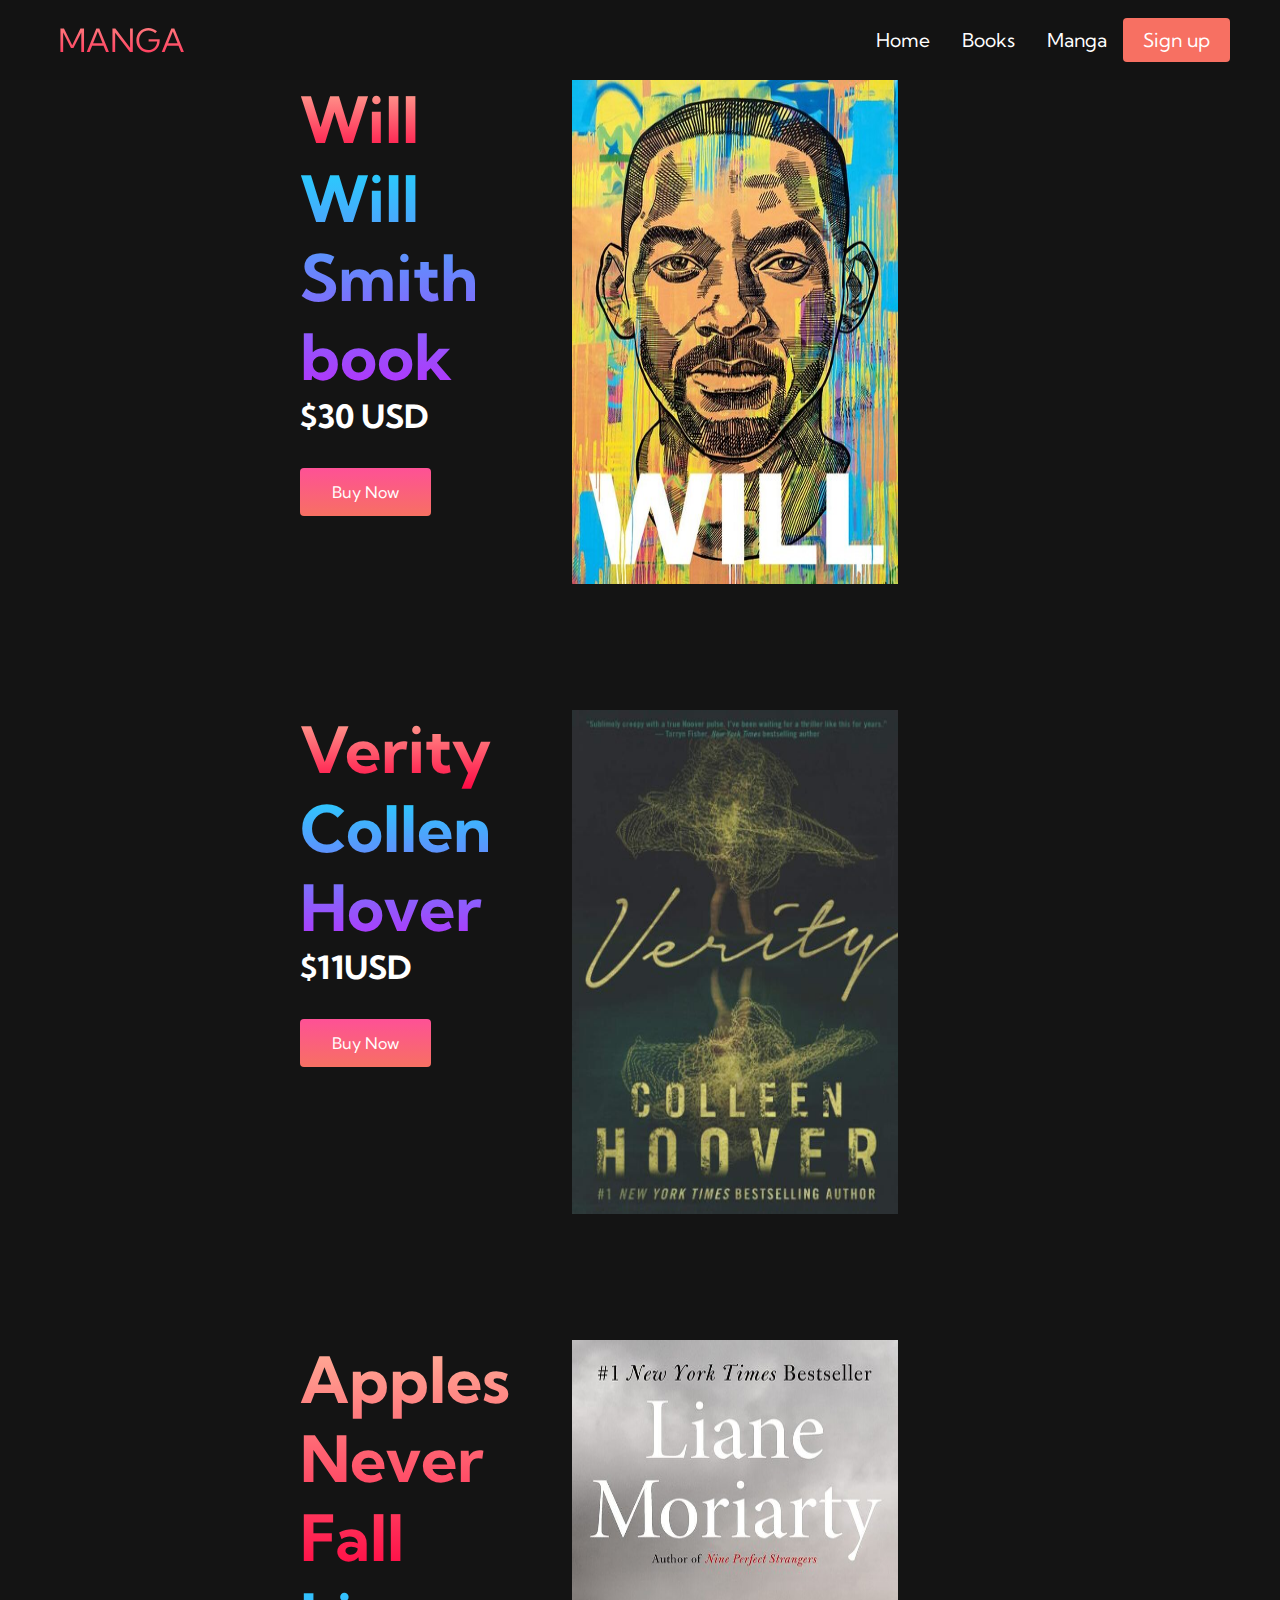
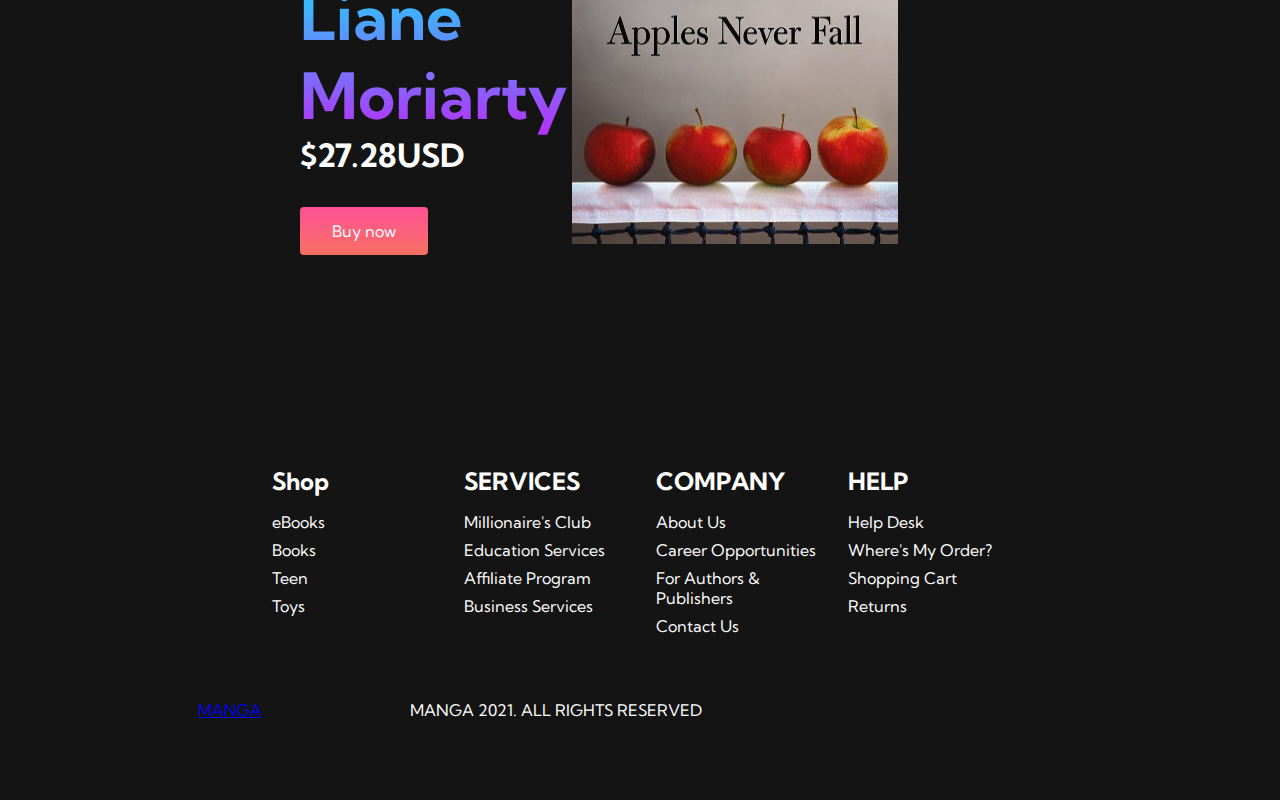
<file: books.html>
<!DOCTYPE html>
<html lang="en">
<head>
	<meta charset="UTF-8">
	<meta http-equiv="X-UA-Compatible" content="IE=edge">
	<meta name="viewport" content="width=device-width, initial-scale=1.0">
	<title>BooksLife</title>
	<link rel="stylesheet" href="book.css" />
	<link 
	rel="stylesheet" href="https://use.fontawesome.com/releases/v5.15.4/css/all.css" integrity="sha384-DyZ88mC6Up2uqS4h/KRgHuoeGwBcD4Ng9SiP4dIRy0EXTlnuz47vAwmeGwVChigm" crossorigin="anonymous"
	/>
	<link rel="preconnect" href="https://fonts.googleapis.com">
<link rel="preconnect" href="https://fonts.gstatic.com" crossorigin>
<link href="https://fonts.googleapis.com/css2?family=Kumbh+Sans:wght@400;700&display=swap" rel="stylesheet"
/>




</head>
<body class="books">
	<nav class="navbar">
<div class="navbar__container">
<a href="/" id="navbar__logo"><i class="fas fa-gem"></i>  MANGA</a>
<div class="NAVBAR__TOGGLE" id="MOBILE-MENU">
	<SPAN class="BAR"></SPAN>
	<SPAN class="BAR"></SPAN>
	<SPAN class="BAR"></SPAN>
</div>
<ul class="navbar__menu">
	<li class="navbar_item">
		<a href="/index.html" class="navbar__links">Home</a>
	</li>
	<li class="navbar_item">
		<a href="/BOOKS.HTML" class="navbar__links">Books</a>
	</li>
	<li class="navbar_item">
		<a href="/Manga.html" class="navbar__links">Manga</a>
		</li>
		<li class="navbar_btn">
			<a href="/login.html" class="button">Sign up</a>
			
</ul>
</div>

	</nav>
	<!-- hero section-->

	<div class="main">
		<div class="main__container">
			<div class="main__content">
				<h1>
					Will
                 
				</h1>
				<h2>Will Smith book</h2>
				<P>$30 USD</P>
				<button class="main__btn"><a href="/cart.html">Buy Now</a>
				</button>
			</div>
			<div class="main__img-container">
				<img src="image/book1.jpg" alt="pic" id="main__img">
		
			</div>
			
	


		</div>

	</div>
    <!-- hero section-->

	<div class="main">
		<div class="main__container">
			<div class="main__content">
				<h1>
					Verity
				</h1>
				<h2>Collen Hover</h2>
				<P>$11USD</P>
				<button class="main__btn"><a href="/cart.html">Buy Now</a>
				</button>
			</div>
			<div class="main__img-container">
				<img src="image/book2.jpg" alt="pic" id="main__img">
		
			</div>
	


		</div>

	</div>
    <!-- hero section-->

	<div class="main">
		<div class="main__container">
			<div class="main__content">
				<h1>
					Apples Never Fall
				</h1>
				<h2>Liane Moriarty</h2>
				<P>$27.28USD</P>
				<button class="main__btn"><a href="/cart.html">Buy now</a>
				</button>
			</div>
			<div class="main__img-container">
				<img src="image/book3.jpg" alt="pic" id="main__img">
		
			</div>
	


		</div>

	</div>
	

	<!--fotter section -->
	<div class="footer__container">
		<div class="footer__links">
			<div class="footer__link--wrapper">
				<div class="footer__link--items">
					<h2>Shop </h2>
					<a href="/">eBooks</a>
					<a href="/">Books</a>
					<a href="/">Teen</a>
					<a href="/">Toys</a>
				</div>
				<div class="footer__link--items">
					<h2>SERVICES </h2>
					<a href="/">Millionaire's Club</a>
					<a href="/">Education Services</a>
					<a href="/">Affiliate Program</a>
					<a href="/">Business Services</a>
				</div>
			</div>
			<div class="footer__link--wrapper">
				<div class="footer__link--items">
					<h2>COMPANY </h2>
					<a href="/">About Us</a>
					<a href="/">Career Opportunities</a>
					<a href="/">For Authors & Publishers</a>
					<a href="/">Contact Us</a>
				</div>
				<div class="footer__link--items">
					<h2>HELP </h2>
					<a href="/">Help Desk</a>
					<a href="/">Where's My Order?</a>
					<a href="/">Shopping Cart</a>
					<a href="/">Returns</a>
				</div>
			</div>
		</div>
		<div class="social__media">
			<div class="social__media--wrap">
				<div class="footer__logo">
					<a href="/" id="fotter__logo"><i class="fas fa-gem"></i>MANGA</a>
				</div>
				<div class="website__righ">
					<p> MANGA 2021. ALL RIGHTS RESERVED</p>
				</div>
				<div class="social__icons">
					<a href="/" class="social__icon--link">
						<i class="fab fa-facebook"></i>
					</a>
					<a href="/" class="social__icon--link">
						<i class="fab fa-instagram"></i>
					</a>
					<a href="/" class="social__icon--link">
						<i class="fab fa-whatsapp"></i>
					</a>
				</div>
			</div>
		</div>
	</div>



	<script src="app.js"></script>
</body>
</html>
</file>
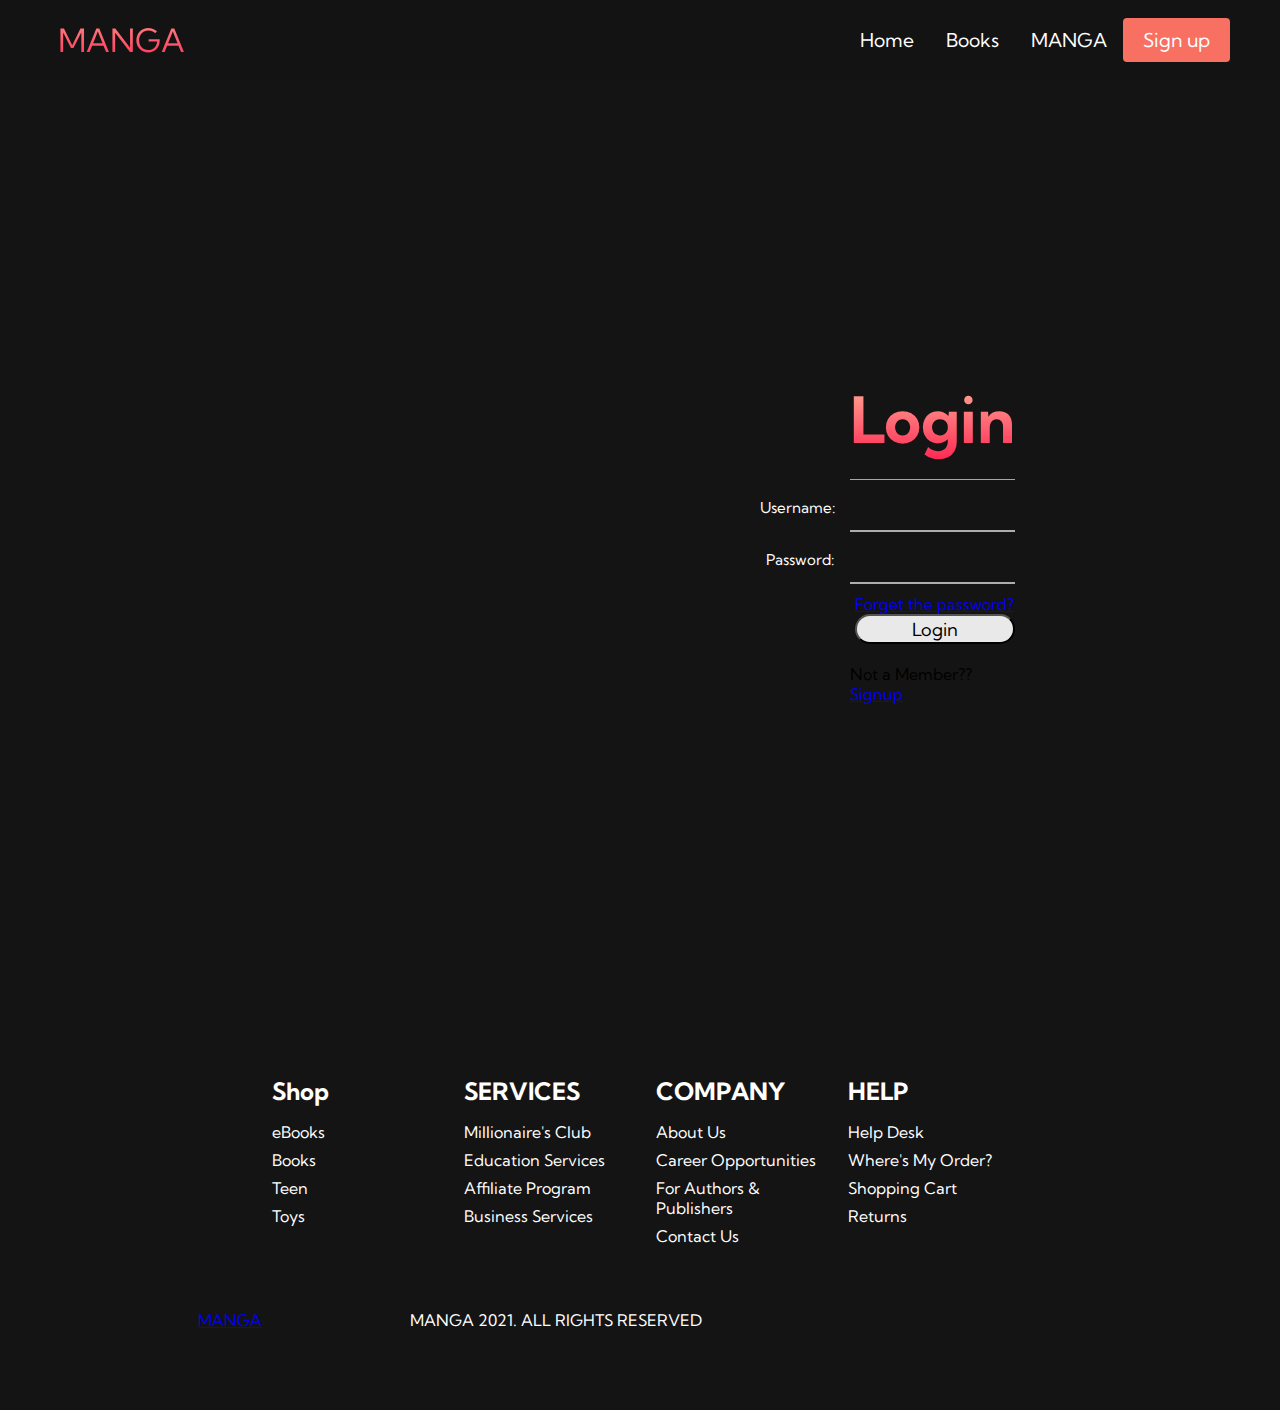
<file: login.html>
<!DOCTYPE html>
<html lang="en">
<head>
	<meta charset="UTF-8">
	<meta http-equiv="X-UA-Compatible" content="IE=edge">
	<meta name="viewport" content="width=device-width, initial-scale=1.0">
	<title>BooksLife</title>
	<link rel="stylesheet" href="login.css" />
	<link 
	rel="stylesheet" href="https://use.fontawesome.com/releases/v5.15.4/css/all.css" integrity="sha384-DyZ88mC6Up2uqS4h/KRgHuoeGwBcD4Ng9SiP4dIRy0EXTlnuz47vAwmeGwVChigm" crossorigin="anonymous"
	/>
	<link rel="preconnect" href="https://fonts.googleapis.com">
<link rel="preconnect" href="https://fonts.gstatic.com" crossorigin>
<link href="https://fonts.googleapis.com/css2?family=Kumbh+Sans:wght@400;700&display=swap" rel="stylesheet"
/>



</head>
<body >
	<nav class="navbar">
<div class="navbar__container">
<a href="/" id="navbar__logo"><i class="fas fa-gem"></i>  MANGA</a>
<div class="NAVBAR__TOGGLE" id="MOBILE-MENU">
	<SPAN class="BAR"></SPAN>
	<SPAN class="BAR"></SPAN>
	<SPAN class="BAR"></SPAN>
</div>
<ul class="navbar__menu">
	<li class="navbar_item">
		<a href="/index.html" class="navbar__links">Home</a>
	</li>
	<li class="navbar_item">
		<a href="/books.html" class="navbar__links">Books</a>
	</li>
	<li class="navbar_item">
		<a href="/Manga.html" class="navbar__links">MANGA</a>
		</li>
		<li class="navbar_btn">
			<a href="/login.css" class="button">Sign up</a>
</ul>
</div>

	</nav>
	<!-- hero section-->

	<div class="main">
		<div class="main__container">
			<div class="main__content">
                <h1> Login</h1>
                <form action="">
                    <div class="text_field">
                        <input type="text" required>
                        <span></span>
                        <label> Username: </label>
                    </div>
                    <div class="text_field">
                        <input type="password" required>
                        <span></span>
                        <label> Password: </label>
                    </div>
                    <div class="pass"> <a href="#">Forget the password?</a>
                    <input type="submit" value="Login">
					</div>
					
				   
                    
                    <div class="sign_link">
                        Not a Member?? <a href="#">Signup</a>
                        
                    </div>





                </form> 


                





            </div>
            
	


		</div>

	</div>
    

	

	<!--fotter section -->
	<div class="footer__container">
		<div class="footer__links">
			<div class="footer__link--wrapper">
				<div class="footer__link--items">
					<h2>Shop </h2>
					<a href="/">eBooks</a>
					<a href="/">Books</a>
					<a href="/">Teen</a>
					<a href="/">Toys</a>
				</div>
				<div class="footer__link--items">
					<h2>SERVICES </h2>
					<a href="/">Millionaire's Club</a>
					<a href="/">Education Services</a>
					<a href="/">Affiliate Program</a>
					<a href="/">Business Services</a>
				</div>
			</div>
			<div class="footer__link--wrapper">
				<div class="footer__link--items">
					<h2>COMPANY </h2>
					<a href="/">About Us</a>
					<a href="/">Career Opportunities</a>
					<a href="/">For Authors & Publishers</a>
					<a href="/">Contact Us</a>
				</div>
				<div class="footer__link--items">
					<h2>HELP </h2>
					<a href="/">Help Desk</a>
					<a href="/">Where's My Order?</a>
					<a href="/">Shopping Cart</a>
					<a href="/">Returns</a>
				</div>
			</div>
		</div>
		<div class="social__media">
			<div class="social__media--wrap">
				<div class="footer__logo">
					<a href="/" id="fotter__logo"><i class="fas fa-gem"></i>MANGA</a>
				</div>
				<div class="website__righ">
					<p> MANGA 2021. ALL RIGHTS RESERVED</p>
				</div>
				<div class="social__icons">
					<a href="/" class="social__icon--link">
						<i class="fab fa-facebook"></i>
					</a>
					<a href="/" class="social__icon--link">
						<i class="fab fa-instagram"></i>
					</a>
					<a href="/" class="social__icon--link">
						<i class="fab fa-whatsapp"></i>
					</a>
				</div>
			</div>
		</div>
	</div>



	<script src="app.js"></script>
</body>
</html>
</file>
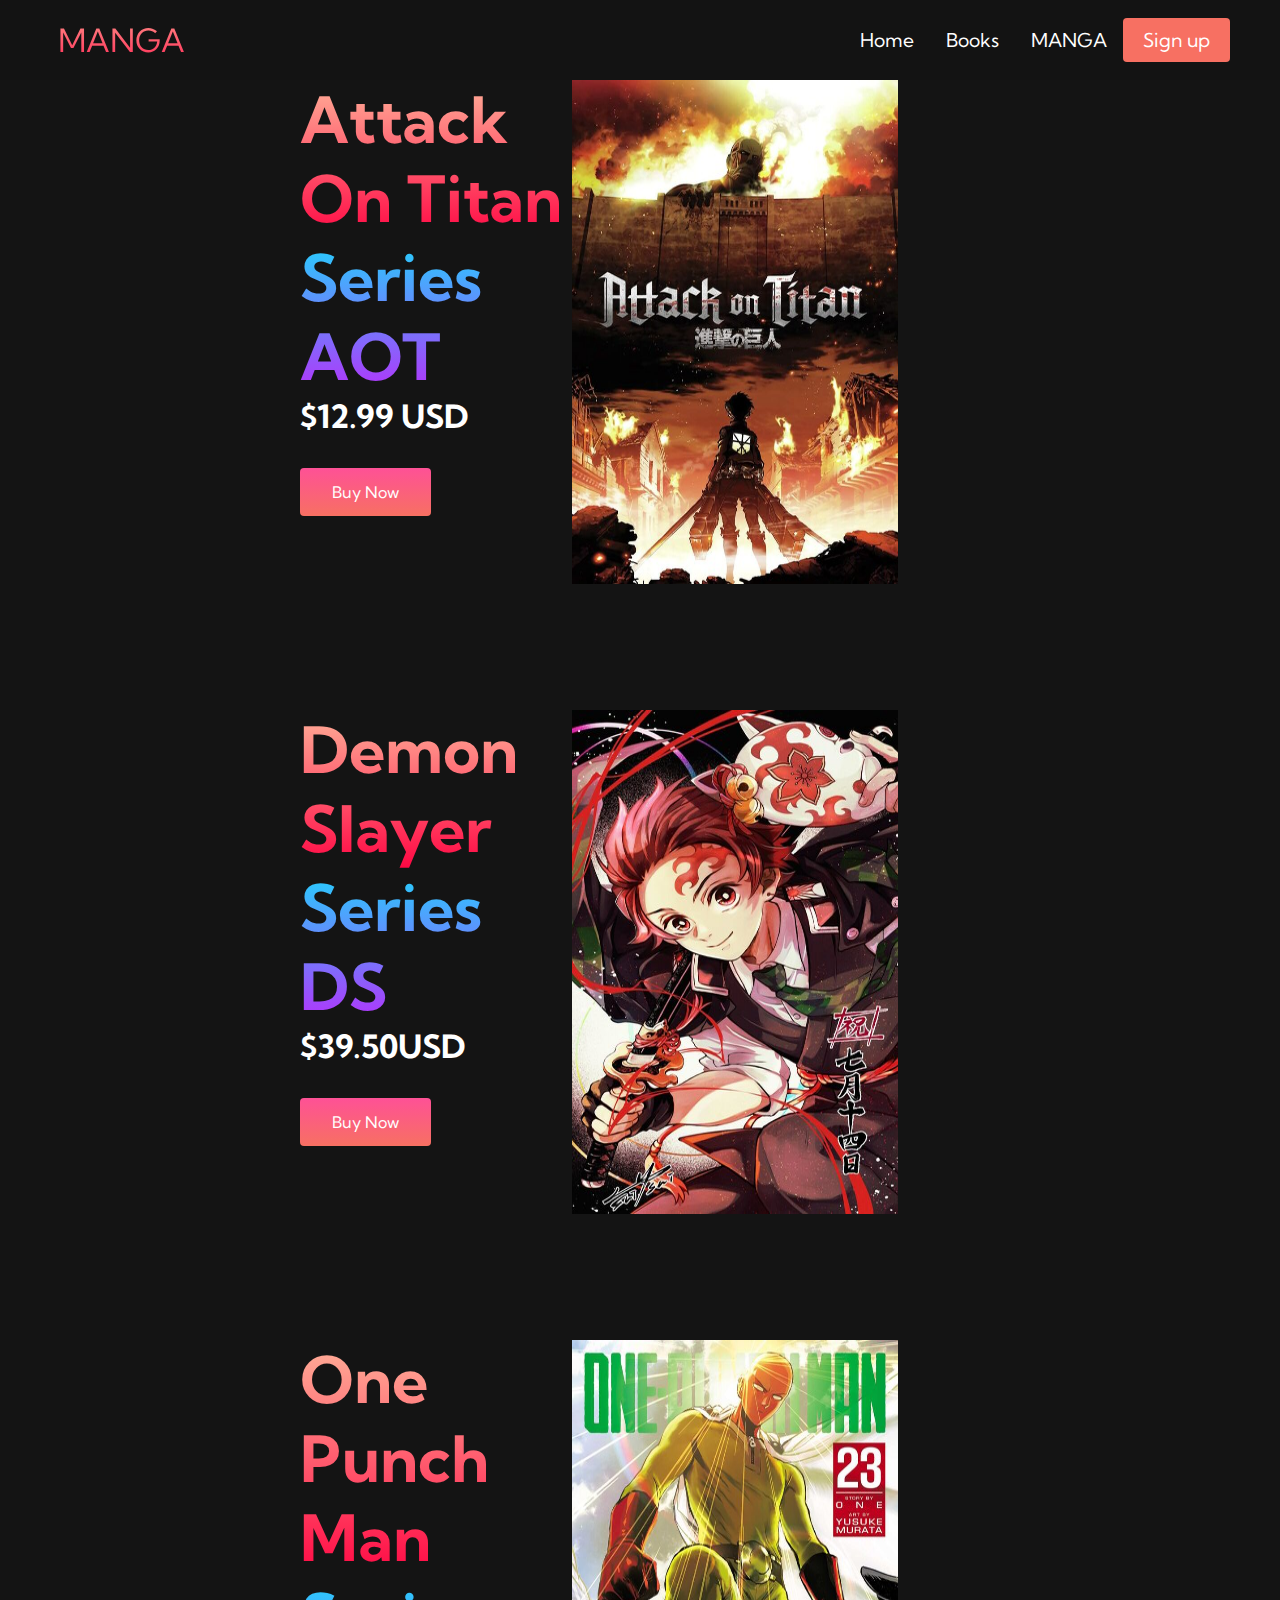
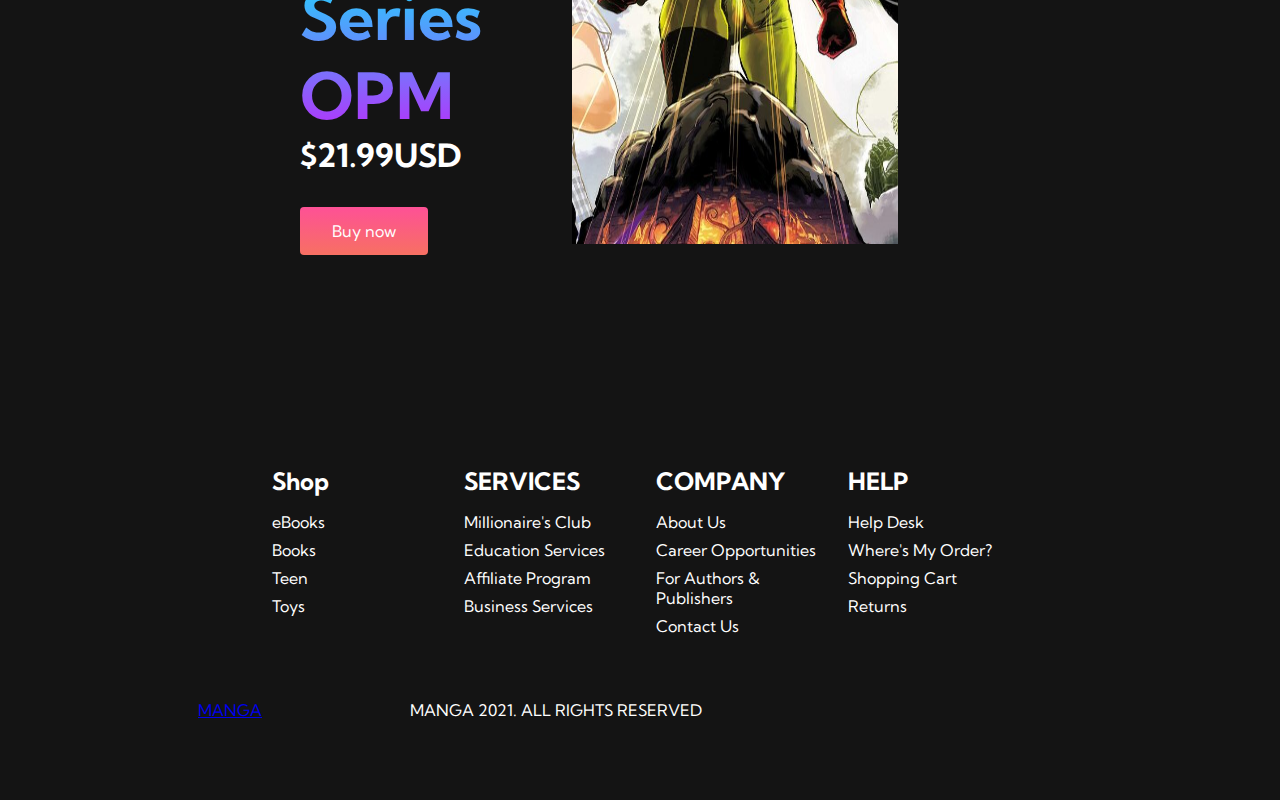
<file: Manga.html>
<!DOCTYPE html>
<html lang="en">
<head>
	<meta charset="UTF-8">
	<meta http-equiv="X-UA-Compatible" content="IE=edge">
	<meta name="viewport" content="width=device-width, initial-scale=1.0">
	<title>BooksLife</title>
	<link rel="stylesheet" href="book.css" />
	<link 
	rel="stylesheet" href="https://use.fontawesome.com/releases/v5.15.4/css/all.css" integrity="sha384-DyZ88mC6Up2uqS4h/KRgHuoeGwBcD4Ng9SiP4dIRy0EXTlnuz47vAwmeGwVChigm" crossorigin="anonymous"
	/>
	<link rel="preconnect" href="https://fonts.googleapis.com">
<link rel="preconnect" href="https://fonts.gstatic.com" crossorigin>
<link href="https://fonts.googleapis.com/css2?family=Kumbh+Sans:wght@400;700&display=swap" rel="stylesheet"
/>



</head>
<body >
	<nav class="navbar">
<div class="navbar__container">
<a href="/" id="navbar__logo"><i class="fas fa-gem"></i>  MANGA</a>
<div class="NAVBAR__TOGGLE" id="MOBILE-MENU">
	<SPAN class="BAR"></SPAN>
	<SPAN class="BAR"></SPAN>
	<SPAN class="BAR"></SPAN>
</div>
<ul class="navbar__menu">
	<li class="navbar_item">
		<a href="/index.html" class="navbar__links">Home</a>
	</li>
	<li class="navbar_item">
		<a href="/books.html" class="navbar__links">Books</a>
	</li>
	<li class="navbar_item">
		<a href="/Manga.html" class="navbar__links">MANGA</a>
		</li>
		<li class="navbar_btn">
			<a href="/login.html" class="button">Sign up</a>
</ul>
</div>

	</nav>
	<!-- hero section-->

	<div class="main">
		<div class="main__container">
			<div class="main__content">
				<h1>
					Attack On Titan
                 
				</h1>
				<h2>Series AOT</h2>
				<P>$12.99 USD</P>
				<button class="main__btn"><a href="/">Buy Now</a>
				</button>
			</div>
			<div class="main__img-container">
				<img src="image/manga2.jpg" alt="pic" id="main__img">
		
			</div>
	


		</div>

	</div>
    <!-- hero section-->

	<div class="main">
		<div class="main__container">
			<div class="main__content">
				<h1>
					Demon Slayer
				</h1>
				<h2>Series DS</h2>
				<P>$39.50USD</P>
				<button class="main__btn"><a href="/">Buy Now</a>
				</button>
			</div>
			<div class="main__img-container">
				<img src="image/manga3.jpg" alt="pic" id="main__img">
		
			</div>
	


		</div>

	</div>
    <!-- hero section-->

	<div class="main">
		<div class="main__container">
			<div class="main__content">
				<h1>
					One Punch Man
				</h1>
				<h2>Series OPM</h2>
				<P>$21.99USD</P>
				<button class="main__btn"><a href="/">Buy now</a>
				</button>
			</div>
			<div class="main__img-container">
				<img src="image/manga4.jpg" alt="pic" id="main__img">
		
			</div>
	


		</div>

	</div>
	

	<!--fotter section -->
	<div class="footer__container">
		<div class="footer__links">
			<div class="footer__link--wrapper">
				<div class="footer__link--items">
					<h2>Shop </h2>
					<a href="/">eBooks</a>
					<a href="/">Books</a>
					<a href="/">Teen</a>
					<a href="/">Toys</a>
				</div>
				<div class="footer__link--items">
					<h2>SERVICES </h2>
					<a href="/">Millionaire's Club</a>
					<a href="/">Education Services</a>
					<a href="/">Affiliate Program</a>
					<a href="/">Business Services</a>
				</div>
			</div>
			<div class="footer__link--wrapper">
				<div class="footer__link--items">
					<h2>COMPANY </h2>
					<a href="/">About Us</a>
					<a href="/">Career Opportunities</a>
					<a href="/">For Authors & Publishers</a>
					<a href="/">Contact Us</a>
				</div>
				<div class="footer__link--items">
					<h2>HELP </h2>
					<a href="/">Help Desk</a>
					<a href="/">Where's My Order?</a>
					<a href="/">Shopping Cart</a>
					<a href="/">Returns</a>
				</div>
			</div>
		</div>
		<div class="social__media">
			<div class="social__media--wrap">
				<div class="footer__logo">
					<a href="/" id="fotter__logo"><i class="fas fa-gem"></i>MANGA</a>
				</div>
				<div class="website__righ">
					<p> MANGA 2021. ALL RIGHTS RESERVED</p>
				</div>
				<div class="social__icons">
					<a href="/" class="social__icon--link">
						<i class="fab fa-facebook"></i>
					</a>
					<a href="/" class="social__icon--link">
						<i class="fab fa-instagram"></i>
					</a>
					<a href="/" class="social__icon--link">
						<i class="fab fa-whatsapp"></i>
					</a>
				</div>
			</div>
		</div>
	</div>



	<script src="app.js"></script>
</body>
</html>
</file>
<file: book.css>
*{
	box-sizing:border-box;
	margin: 0;
	padding: 0;
	font-family: 'Kumbh Sans', sans-serif;
}
.navbar{
	background: #131313;
	height: 80px;
	display: flex;
	justify-content: center;
	align-items: center;
	font-size: 1.2rem;
	position: sticky;
	top:0;
	z-index: 999;
}

.navbar__container	{
	display: flex;
	justify-content: space-between;
	height: 80px;
	z-index: 1;
	width: 100%;
	max-width: 1300px;
	margin: 0 auto;
	padding: 0 50px;
}

#navbar__logo{
	background-color: #ff8177;
	background-image: linear-gradient(to top, #ff0844 0% ,#ffb199 100%);
	background-size: 100%;
	-webkit-background-clip: text	;
	-moz-background-clip: text;
  -webkit-text-fill-color: transparent;
  -moz-text-fill-color: transparent;
  display: flex;
  align-items: center;
  cursor: pointer;
  text-decoration: none;
  font-size: 2rem;
	
}
.fa-gem{

margin-right: 0.5rem;
}

.navbar__menu{
	display: flex;
	align-items: center;
	list-style: none;
	text-align: center;

}
.navbar__item{
	height: 80px;
}
.navbar__links{
	color: #fff;
	display: flex;
	align-items: center;
	justify-content: center;
	text-decoration: none;
	padding: 0	 1rem;
	height: 100%;
}
.navbar__btn{
	display: flex;
	justify-content: center;
	align-items: center;
	padding: 0 1rem ;
	width: 100%;


}

.button {
display: flex;
justify-content: center;
align-items: center;
text-decoration:none ;
padding: 10px 20px;
height: 100%;
width: 100%;
border: none;
outline: none;
border-radius: 4px;
background:#f77062;
color: #fff;
}

.button:hover{
	background: #4837ff;
	transition: all 0.3s ease;
}

.navbar__links:hover{
	color: #f77062;
	transition: all 0,3s ease;

}


/* hero section */
.main{
	background-color: #141414;
}
.main__container {
	display: grid ;
grid-template-columns: 1fr 1.5fr;
align-items: left ;
justify-self: center;
margin: 0 auto;
height: 70vh;
background-color: #141414;
z-index: 1;
width: 100%;
padding: 0 300px;

}
.main__container h1 {
	font-size: 4rem;
	background-color: #ff8177;
	background-image: linear-gradient(to top, #ff0844 0%,#ffb199 100%);
	 background-size: 100%;
	 -webkit-background-clip: text;
	 -moz-background-clip: text;
	 -webkit-text-fill-color: transparent;
	 -moz-text-fill-color:transparent;
}
.main__content h2{

	font-size: 4rem;
	background-color: #ff8177;
	background-image: linear-gradient(to top, #b72ffb 0%,#21d4fd 100%);
	 background-size: 100%;
	 -webkit-background-clip: text;
	 -moz-background-clip: text;
	 -webkit-text-fill-color: transparent;
	 -moz-text-fill-color:transparent;

}
.main__content p{
	
	
	font-size: 2rem;
	font-weight: 700;
	color: #fff;
	
}
.main__btn{
	font-size: 1rem;
	background-image: linear-gradient(to top, #f77062 0%,#fe5196 100%);
	padding: 14px 32px;
	border: none;
	border-radius: 4px;
	color: #fff;
	margin-top: 2rem;
	cursor: pointer;
	position: relative;
	transition: all 0.35s;
	outline: none;
}
/* la get started */
.main__btn a{
	position: relative;
	z-index: 2;
	color: #fff;
	text-decoration: none;

}
.main__btn:after{
	position: absolute;
	content: '';
	top: 0;
	left: 0;
	width: 0;
	height: 100%;
	background:#4837ff;
	transition: all 0.35s;
	border-radius: 4px;

}
.main_btn:hover{

	color: #fff;

}
.main__btn:hover:after{
	width: 100%;

}
.main__img--container{
	text-align: center;

}
 
#main__img{
	height: 80%;
	width: 80%;

}
@media screen and (max-width:700px){
	.main__content{
		display: grid;
		grid-template-columns: auto;
		align-items: center;
		justify-self: center;
		width: 100%;
		margin: auto;
		height: 5vh;

	}
	.main__content{
		text-align: left;
		margin-bottom: 10rem;

	}
	.main__content h1{
		font-size: 2.5rem;
		margin-top: 4rem;
		

	}
	.main__content h2{
		font-size: 3rem;

	}
	.main__content p{
		margin-top: 1rem;
		font-size: 1.5rem;

	}
	.main__img--container{
		height: 10%;
		display: grid;
		flex-direction: column;
	}


	
}
@media screen and (max-width:480px){
	.main__container{
		display: grid;
		grid-template-columns: auto;
		align-items: center;
		justify-self: center;
		width: 100%;
		margin: 0 auto;
		height: 90vh;

	}
	.main__container{
		text-align: center;
		margin-bottom: 4rem;

	}
	.main__content h1{
		font-size: 2rem;
		margin-top: 3rem;
		

	}
	.main__content h2{
		font-size: 2rem;

	}
	.main__content p{
		margin-top: 2rem;
		font-size: 1.5rem;

	}
	.main__btn{
		padding: 12px 36px;
		margin: 2.5rem 0 ;

	}
	
}


/*footer*/
.footer__container{
	background-color: #141414;
	padding: 5rem 0;
	display: flex;
	flex-direction: column;
	justify-content: center;
	align-items: center;
}
#footer__logo{
	color: #fff;
	display: flex;
	align-items: center;
	cursor: pointer;
	text-decoration: none;
	font-size: 2rem;

}
.footer__links{
	width: 100%;
	max-width: 1000px;
	display: flex;
	justify-content: center;

}
.footer__link--wrapper{
	display: flex;

}
.footer__link--items{
	display: flex;
	flex-direction: column;
	align-items: flex-start;
	margin: 16px;
	text-align: left;
	width: 160px;
	box-sizing: border-box;

}
.footer__link--items h2{
	margin-bottom: 16px;

}
.footer__link--items > h2{
	color: #fff;

}
.footer__link--items a{
	color: #fff;
	text-decoration: none;
	margin-bottom: 0.5rem;

}
.footer__link--items a:hover{
	color: #e9e9e9;
	transition: 0.3 ease-out;

}
.social_icon--link{
	color: #fff;
	font-size: 24px;

}
.social__media{
	max-width: 1000px;
	width: 100%;

}
.social__media--wrap{
	display: flex;
	justify-content: space-between;
	align-items: center;
	width: 90%;
	max-width: 1000px;
	margin: 40px auto 0 auto;

}
.social__icons{
	display:flex;
	justify-content: space-between;
	align-items: center;
	width: 240px;

}

.social__logo{
	color: #fff;
	justify-self: flex-start;
	margin-left: 20px;
	cursor: pointer;
	text-decoration: none;
	font-size: 2rem;
	display: flex;
	align-items: center;
	margin-bottom: 16px;
}
@media screen and (max-width:700px){
	.footer__links{
		padding-top: 10rem;

	}
	#footer__logo{
		margin-bottom: 4rem;
	}
	.website__righ{
		margin-bottom: 4rem;
	}
	.footer__link--wrapper{
		flex-direction: column;
	}
	.social__media--wrap{
		flex-direction: column;

	}
}
@media screen and (max-width:480px){
	.footer__link--items{
		margin:0;
		padding: 10px;
		width: 100%;
	}
}



.website__righ{
	color: white;
}
</file>
<file: login.css>
*{
	box-sizing:border-box;
	margin: 0;
	padding: 0;
	font-family: 'Kumbh Sans', sans-serif;
    
}
.navbar{
	background: #131313;
	height: 80px;
	display: flex;
	justify-content: center;
	align-items: center;
	font-size: 1.2rem;
	position: sticky;
	top:0;
	z-index: 999;
}

.navbar__container	{
	display: flex;
	justify-content: space-between;
	height: 80px;
	z-index: 1;
	width: 100%;
	max-width: 1300px;
	margin: 0 auto;
	padding: 0 50px;
}

#navbar__logo{
	background-color: #ff8177;
	background-image: linear-gradient(to top, #ff0844 0% ,#ffb199 100%);
	background-size: 100%;
	-webkit-background-clip: text	;
	-moz-background-clip: text;
  -webkit-text-fill-color: transparent;
  -moz-text-fill-color: transparent;
  display: flex;
  align-items: center;
  cursor: pointer;
  text-decoration: none;
  font-size: 2rem;
	
}
.fa-gem{

margin-right: 0.5rem;
}

.navbar__menu{
	display: flex;
	align-items: center;
	list-style: none;
	text-align: center;

}
.navbar__item{
	height: 80px;
}
.navbar__links{
	color: #fff;
	display: flex;
	align-items: center;
	justify-content: center;
	text-decoration: none;
	padding: 0	 1rem;
	height: 100%;
}
.navbar__btn{
	display: flex;
	justify-content: center;
	align-items: center;
	padding: 0 1rem ;
	width: 100%;


}

.button {
display: flex;
justify-content: center;
align-items: center;
text-decoration:none ;
padding: 10px 20px;
height: 100%;
width: 100%;
border: none;
outline: none;
border-radius: 4px;
background:#f77062;
color: #fff;
}

.button:hover{
	background: #4837ff;
	transition: all 0.3s ease;
}

.navbar__links:hover{
	color: #f77062;
	transition: all 0,3s ease;

}
@media screen and (max-wdith:960px){
	.navbar__container{
		display: flex;
		justify-content: space-between;
		height: 80px;
		z-index: 1;
		width: 100%;
		max-width: 1300px;
		padding: 0;

	}

	.navbar__menu{
		display: grid;
		grid-template-columns: auto;
		margin: 100%;
		width: 100%;
		position: absolute;
		top: 1000px;
		opacity: 1;
		transition: all 0.5 ease;
		height: 50vh;
		z-index: -1;
		
	}
	.navbar__menu.active{
		background:#131313;
		top: 100%;
		opacity: 1;
		transition: all 0.5 ease;
		z-index: 99;
		height: 50vh;
		font-size: 1.6rem;

	}
	#navbar__logo{
		padding-left:25px;

	}
	.navbar__toggle.bar{
		width: 25px;
		height: 3px;
		margin: 5px auto;
		transition: all 0.3 ease-in-out;
		background: #fff;

	}
	.navbar__links{
		text-align: center;
		padding: 2rem;
		width: 100%;
		display: table;
	}
	#mobile-menu{
		position: absolute;
		top: 20%;
		right: 5%;
		transform: translate(5%,20%);

	}
	.navbar__btn{
		padding-bottom: 2rem;

	}
	.button{
		display: flex;
		justify-content: center;
		align-items: center;
		width: 80%;
		height: 80px;
		margin: 0;

	}
	.navbar__toggle.bar{
		display: block;
		cursor: pointer;

	}
	#mobile-menu.is-active .bar:nth-child(2){
		opacity: 0;
	}
	#mobile-menu.is-active .bar:nth-child(1){
		transform: translateY(8px) rotate(45deg);
	}
	#mobile-menu.is-active .bar:nth-child(3){
		transform: translateY(-8px) rotate(-45deg);
	}

}

/* hero section */
.main{
	background-color: #141414;
    margin: 0;
    overflow: hidden;
    height: hidden;
}
.main__container {
	display: grid ;


justify-self: center;
margin: 0 auto;
height: 100vh;
background-color: #141414;
z-index: 1;
width: 100%;
padding: 300px 850px;


}
.main__container h1 {
	font-size: 4rem;
    text-align: start;
    padding: 0 0 20px 0;
    border-bottom: 1px solid #ff8177;
	background-color: #ff8177;
	background-image: linear-gradient(to top, #ff0844 0%,#ffb199 100%);
	 background-size: 100%;
	 -webkit-background-clip: text;
	 -moz-background-clip: text;
	 -webkit-text-fill-color: transparent;
	 -moz-text-fill-color:transparent;

    
}
form .main__container{
    
    padding: 0 40px;
    box-sizing: border-box;

}

form .text_field {
    position: relative;
    border-bottom: 2px solid #adadad;
    margin: 10px 0 ;
    color: #fff;
    
}

.text_field input{

    width: 100%;
    padding: 0 5px;
    height: 40px;
    font-size: 15px;
    border: none;
    outline: none;
    background: none;
    color: #fff;
    
    
    
}
 .text_field label{
    position: absolute;
    top: 20%;
    left: -30px;
    color: #ffffff;
    transform: translateX(-80%);
    font-size: 15px;
    pointer-events: none;
    
    
}

.pass{
    margin: 5px 0 20px 5px;
    color: #eeeeee;
    cursor: pointer;
}
.pass input{
	width: 100%;
    height: 30px;
    
    background: #e9e9e9;
    border-radius: 25px;
    font-size: 18px;
    color: #000000;
    cursor: pointer;
    outline: none;
}
.pass[value="login"]{
	width: 100%;
    height: 30px;
    background: #e9e9e9;
    border-radius: 25px;
    font-size: 18px;
    color: #000000;
    cursor: pointer;
    outline: none;
}
.pass:hover{
    text-decoration: underline;
}
.input [type="submit"]{
    width: 100%;
    height: 50px;
    border: 1px solid;
    background: #e9e9e9;
    border-radius: 25px;
    font-size: 18px;
    color: #e9f4fb;
    font-weight: 700;
    cursor: pointer;
    outline: none;

}
.signup_link{
    margin: 30px 0;
    text-align: center;
    font-size: 16px;
    color: #c90000;

}
.signup_link a{
    color: #2691d9;
    text-decoration: none;
    
}
.signup_link a:hover{
    text-decoration: underline;
}
	
.main__btn{
	font-size: 1rem;
	background-image: linear-gradient(to top, #f77062 0%,#fe5196 100%);
	padding: 14px 32px;
	border: none;
	border-radius: 4px;
	color: #fff;
	margin-top: 2rem;
	cursor: pointer;
	position: relative;
	transition: all 0.35s;
	outline: none;
}
/* la get started */
@media screen and (max-width:768px){
	.main__content{
		display: grid;
		grid-template-columns: auto;
		align-items: center;
		justify-self: center;
		width: 100%;
		position: absolute;
		top: 75px;
		right: 0;
		z-index: 2;

	}
	.navbar__menu{
		top: 75px;

	}
	.main__content{
		text-align: center;
		margin-bottom: 4rem;

	}
	.main__content h1{
		font-size: 2rem;
		margin-top: 3rem;

	}
	.main__content h2{
		font-size: 2rem;

	}
	.main__content p{
		margin-top: 2rem;
		font-size: 1.5rem;

	}
	.main__btn{
		padding: 12px 36px;
		margin: 2.5rem 0 ;

	}


	
}
@media screen and (max-width:480px){
	.main__content{
		display: grid;
		grid-template-columns: auto;
		align-items: center;
		justify-self: center;
		width: 100%;
		position: absolute;
		top: 75px;
		right: 0;
		z-index: 2;

	}
	.navbar__menu{
		top: 75px;

	}
	.main__content{
		text-align: center;
		margin-bottom: 4rem;

	}
	.main__content h1{
		font-size: 2rem;
		margin-top: 3rem;

	}
	.main__content h2{
		font-size: 2rem;

	}
	.main__content p{
		margin-top: 2rem;
		font-size: 1.5rem;

	}
	.main__btn{
		padding: 12px 36px;
		margin: 2.5rem 0 ;

	}
	
}



/*footer*/
.footer__container{
	background-color: #141414;
	padding: 5rem 0;
	display: flex;
	flex-direction: column;
	justify-content: center;
	align-items: center;
}
#footer__logo{
	color: #fff;
	display: flex;
	align-items: center;
	cursor: pointer;
	text-decoration: none;
	font-size: 2rem;

}
.footer__links{
	width: 100%;
	max-width: 1000px;
	display: flex;
	justify-content: center;

}
.footer__link--wrapper{
	display: flex;

}
.footer__link--items{
	display: flex;
	flex-direction: column;
	align-items: flex-start;
	margin: 16px;
	text-align: left;
	width: 160px;
	box-sizing: border-box;

}
.footer__link--items h2{
	margin-bottom: 16px;

}
.footer__link--items > h2{
	color: #fff;

}
.footer__link--items a{
	color: #fff;
	text-decoration: none;
	margin-bottom: 0.5rem;

}
.footer__link--items a:hover{
	color: #e9e9e9;
	transition: 0.3 ease-out;

}
.social_icon--link{
	color: #fff;
	font-size: 24px;

}
.social__media{
	max-width: 1000px;
	width: 100%;

}
.social__media--wrap{
	display: flex;
	justify-content: space-between;
	align-items: center;
	width: 90%;
	max-width: 1000px;
	margin: 40px auto 0 auto;

}
.social__icons{
	display:flex;
	justify-content: space-between;
	align-items: center;
	width: 240px;

}

.social__logo{
	color: #fff;
	justify-self: flex-start;
	margin-left: 20px;
	cursor: pointer;
	text-decoration: none;
	font-size: 2rem;
	display: flex;
	align-items: center;
	margin-bottom: 16px;
}
@media screen and (max-width:700px){
	.footer__links{
		padding-top: 10rem;

	}
	#footer__logo{
		margin-bottom: 4rem;
	}
	.website__righ{
		margin-bottom: 4rem;
	}
	.footer__link--wrapper{
		flex-direction: column;
	}
	.social__media--wrap{
		flex-direction: column;

	}
}
@media screen and (max-width:480px){
	.footer__link--items{
		margin:0;
		padding: 10px;
		width: 100%;
	}
}



.website__righ{
	color: white;
}
</file>
